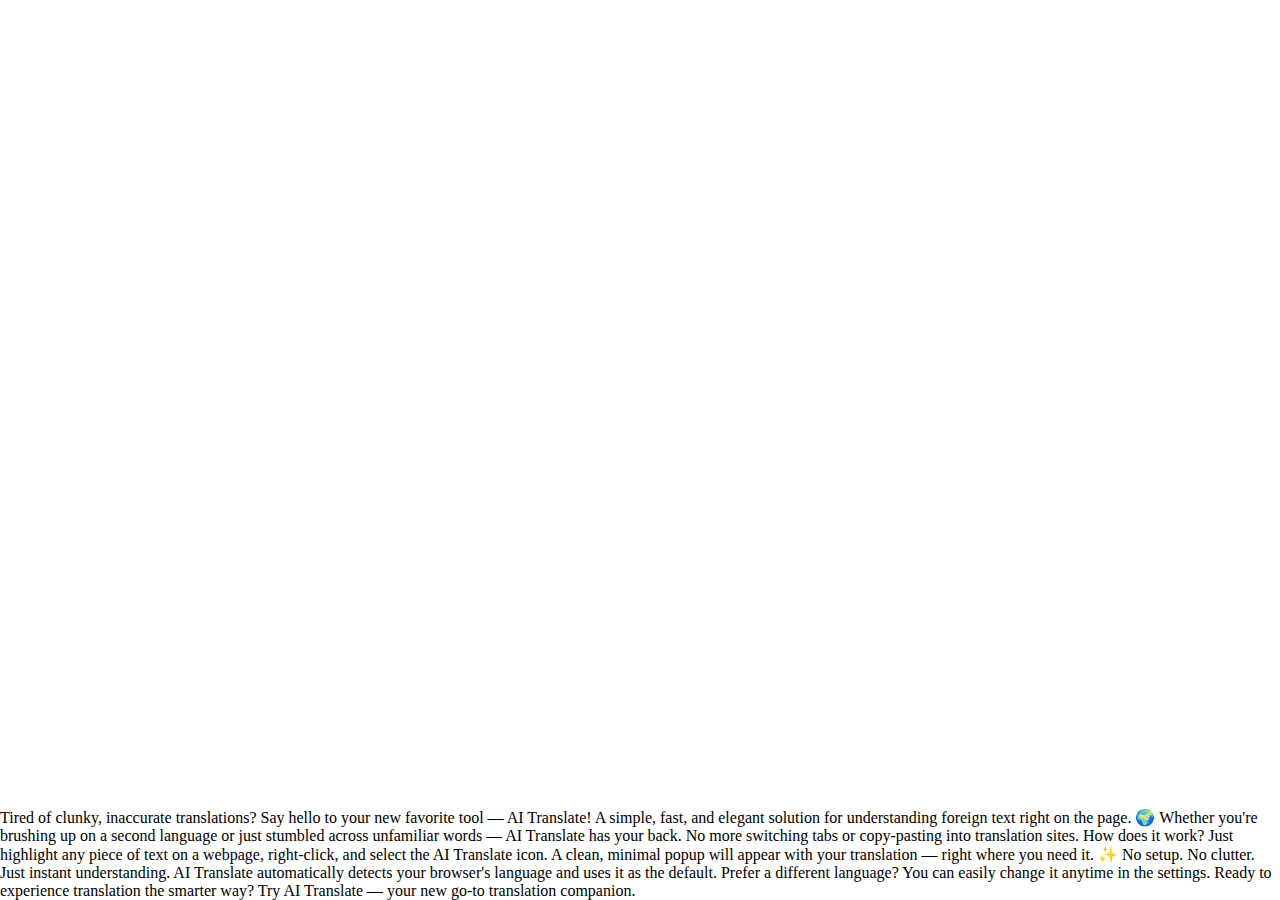
<file: html/index.html>
<!DOCTYPE html>
<html lang="ru">
<head>
  <meta charset="UTF-8" />
  <meta name="viewport" content="width=device-width, initial-scale=1.0" />
  <title>AI Translation</title>
  <link rel="stylesheet" href="../styles/window.css" />
  <link rel="stylesheet" href="../styles/popup.css" />
  <link href="https://fonts.googleapis.com/css2?family=Inter:wght@400;600&display=swap" rel="stylesheet">
</head>
<body>
  <div class="something_1">
    Tired of clunky, inaccurate translations? Say hello to your new favorite tool — AI Translate!
    A simple, fast, and elegant solution for understanding foreign text right on the page.

    🌍 Whether you're brushing up on a second language or just stumbled across unfamiliar words — AI Translate has your back. No more switching tabs or copy-pasting into translation sites.

    How does it work?
    Just highlight any piece of text on a webpage, right-click, and select the AI Translate icon. A clean, minimal popup will appear with your translation — right where you need it.

    ✨ No setup. No clutter. Just instant understanding.
    AI Translate automatically detects your browser's language and uses it as the default. Prefer a different language? You can easily change it anytime in the settings.

    Ready to experience translation the smarter way?
    Try AI Translate — your new go-to translation companion.
  </div>
  <!-- <div class="something_3">
    Привет, дружище! Как ты, как твоя семья, как работа? Очень рад тебя видеть опять, спустя столько лет
  </div>
  <div class="something_4">
    Привет, дружище! Как ты, как твоя семья, как работа? Очень рад тебя видеть опять, спустя столько лет
  </div> -->
  
  <div id="translation_window" class="window">
    <div class="window-header">
      <div class="icon-name-holder">
        <img class="window-img" src="../icons/another_small_logo (1).png">
        <span class="window-title">AI Translate</span>
      </div>    
      <button class="copy-btn" id="copy_btn" onclick="copyText()">
        <img class="copy-logo" id="copy_logo" src="../icons/icon_copy_black.png">
        <img class="checkmark-logo" id="checkmark_logo" src="../icons/checkmark_black.png">
        <p class="btn-text" id="btn_text"> Copy</p>
      </button>
    </div>
    <div class="window-content" id="window_content">
      <img class="error-img" id="error_img" src="../icons/error.png">
      Translating
    </div>
  </div>

  <div id="hidden_holder">
    <div id="hidden_headers">
        <img id="hidden_img" class="window-img" src="../icons/another_small_logo (1).png">
        <span id="hidden_title" class="window-title">AI Translate</span>
    </div>
    <div id="hidden_text_container"></div>
  </div>


  <!-- <div class="container">
    <div class="child-object"></div>
  </div> -->

  <!-- <div id="translation-popup" class="popup">
    <div class="popup-header">
      <img class="app-logo" src="../icons/logo_6.png">
    </div>
    <div class="language-selector">
      <select id="language_dropdown">
        <option value="" disabled>Select your language</option>
      </select>
    </div>
    <button id="change_btn" class="change-lang-btn" onclick="changeLanguage()">Change Language</button>
    <div id="status_change" class="status""></div>
  </div> -->
  

  <script src="../js/content.js"></script>
</body>
</html>
</file>
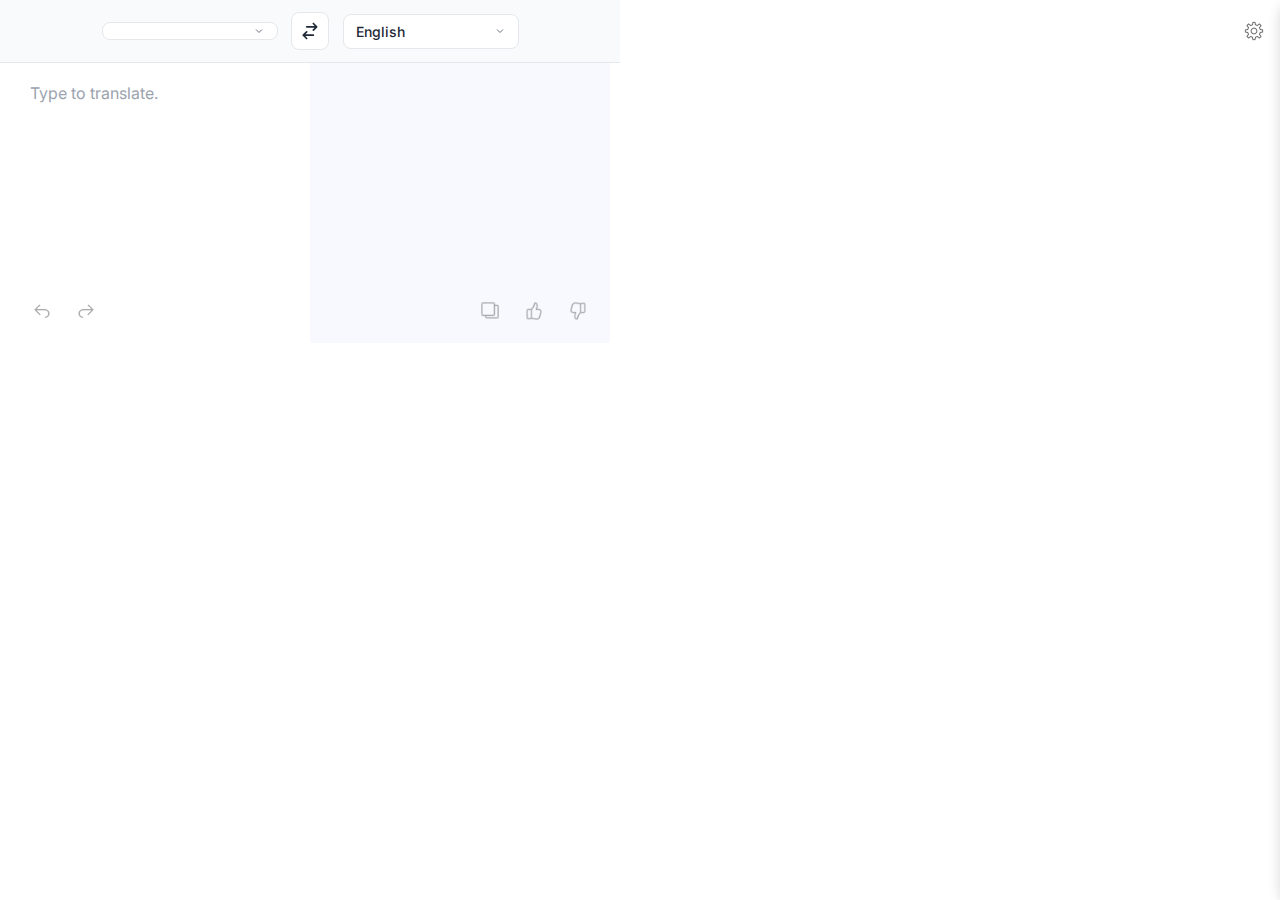
<file: html/_new.html>
<!doctype html>
<html lang="ru">
    <head>
        <meta charset="UTF-8" />
        <meta name="viewport" content="width=device-width, initial-scale=1.0" />
        <title>AI Translate</title>

        <link
            href="https://fonts.googleapis.com/css2?family=Inter:wght@400;500;600;700&display=swap"
            rel="stylesheet"
        />
        <link rel="stylesheet" href="../styles/new_popup.css" />
    </head>
    <body>
        <div id="holder" class="holder" style="height: 100%">
            <div id="settings" class="settings-btn">
                <img src="../icons/settings.png" alt="Settings" />
            </div>

            <div class="lang-selector">
                <div class="lang-box">
                    <div id="source" class="lang-select">
                        <div id="source_lang" class="lang" value=""></div>
                        <div id="source_arrow" class="arrow"></div>
                    </div>
                </div>

                <div id="switcher" class="switch-lang">
                    <svg
                        xmlns="http://www.w3.org/2000/svg"
                        fill="none"
                        viewBox="0 0 24 24"
                        stroke="currentColor"
                    >
                        <path
                            stroke-linecap="round"
                            stroke-linejoin="round"
                            stroke-width="2"
                            d="M8 7h12m0 0l-4-4m4 4l-4 4m0 6H4m0 0l4 4m-4-4l4-4"
                        />
                    </svg>
                </div>

                <div class="lang-box">
                    <div id="target" class="lang-select">
                        <div id="target_lang" class="lang" value="">
                            English
                        </div>
                        <div id="target_arrow" class="arrow"></div>
                    </div>
                </div>

                <div id="source_lang_list" class="language-list"></div>
                <div id="target_lang_list" class="language-list"></div>
            </div>

            <!-- Main translation area -->
            <div class="main">
                <div id="right_area" class="textarea-container">
                    <textarea
                        id="input"
                        placeholder=""
                        spellcheck="false"
                    ></textarea>
                    <div id="instruction" class="placeholder-text shown">
                        Type to translate.
                    </div>

                    <div class="bottom-bar">
                        <!--<div class="actions">
                            <div class="action-btn" id="input-copy">
                                <img
                                    src="../icons/icon_copy_black.png"
                                    alt="Copy"
                                />
                            </div>
                        </div>-->
                        <div class="actions">
                            <div
                                class="action-btn arrows"
                                id="go_back"
                                style="transform: scaleX(-1)"
                            >
                                <img src="../icons/forward.png" alt="Back" />
                            </div>
                            <div class="action-btn arrows" id="go_forward">
                                <img src="../icons/forward.png" alt="Forward" />
                            </div>
                        </div>
                    </div>
                </div>

                <div id="left_area" class="textarea-container">
                    <textarea
                        id="output"
                        placeholder=""
                        spellcheck="false"
                        readonly="true"
                    ></textarea>
                    <div id="status_msg" class="placeholder-text">
                        Thinking...
                    </div>

                    <div class="bottom-bar" style="background: #f8f9ff">
                        <!--<div class="actions">
                            <div class="action-btn" id="output-copy">
                                <img
                                    src="../icons/icon_copy_black.png"
                                    alt="Copy"
                                />
                            </div>
                        </div>-->
                        <div class="actions" style="margin-left: auto">
                            <div class="action-btn copy" id="output_copy">
                                <img
                                    src="../icons/icon_copy_black.png"
                                    alt="Copy"
                                />
                            </div>
                            <div
                                class="action-btn"
                                id="output-like"
                                value="true"
                            >
                                <img src="../icons/like.png" alt="Like" />
                            </div>
                            <div
                                class="action-btn"
                                id="output-dislike"
                                value="true"
                            >
                                <img
                                    src="../icons/like.png"
                                    style="transform: scaleX(-1) scaleY(-1)"
                                    alt="Dislike"
                                />
                            </div>
                        </div>
                    </div>
                </div>
            </div>
        </div>
        <div id="settings_slide" class="settings-slide">
            <div class="settings-header">
                <button id="back_btn" class="back-btn">
                    <img src="../icons/back.png" />
                </button>
                <div class="slide-title">Settings</div>
            </div>

            <div class="settings-option">
                <span>Enable translation on pages</span>
                <label class="switch">
                    <input type="checkbox" id="context_switch" checked />
                    <span class="slider"></span>
                </label>
            </div>

            <div class="settings-option">
                <span>Target language for page translation</span>
                <div class="lang-box">
                    <div id="settings_target" class="lang-select">
                        <div
                            id="settings_target_lang"
                            class="lang"
                            value=""
                        ></div>
                        <div class="arrow"></div>
                    </div>
                </div>
                <div
                    id="settings_target_lang_list"
                    class="language-list settings"
                ></div>
            </div>

            <div class="settings-actions">
                <div id="status_change" class="status">Settings saved!</div>
                <button id="save_settings" class="save-btn">
                    Save Settings
                </button>
            </div>
        </div>
        <div id="rate_slide" class="rate-slide">
            <div class="settings-header">
                <button id="rate_close_btn" class="back-btn">
                    <img src="../icons/back.png" />
                </button>
                <div class="slide-title">Rate Our Extension</div>
            </div>

            <div class="rate-content">
                <p>
                    We hope you are enjoying the
                    <strong>In-line AI Translator!</strong>
                </p>
                <p>
                    Please take a moment to leave us a rating on the
                    <strong>Chrome Web Store.</strong> Your support helps us
                    improve.
                </p>
                <div class="start-holder">
                    <div id="star_1" class="star">
                        <img src="../icons/star.png" />
                    </div>
                    <div id="star_2" class="star">
                        <img src="../icons/star.png" />
                    </div>
                    <div id="star_3" class="star">
                        <img src="../icons/star.png" />
                    </div>
                    <div id="star_4" class="star">
                        <img src="../icons/star.png" />
                    </div>
                    <div id="star_5" class="star">
                        <img src="../icons/star.png" />
                    </div>
                </div>
            </div>
        </div>
        <script src="../js/popup/new_popup.js"></script>
    </body>
</html>
</file>
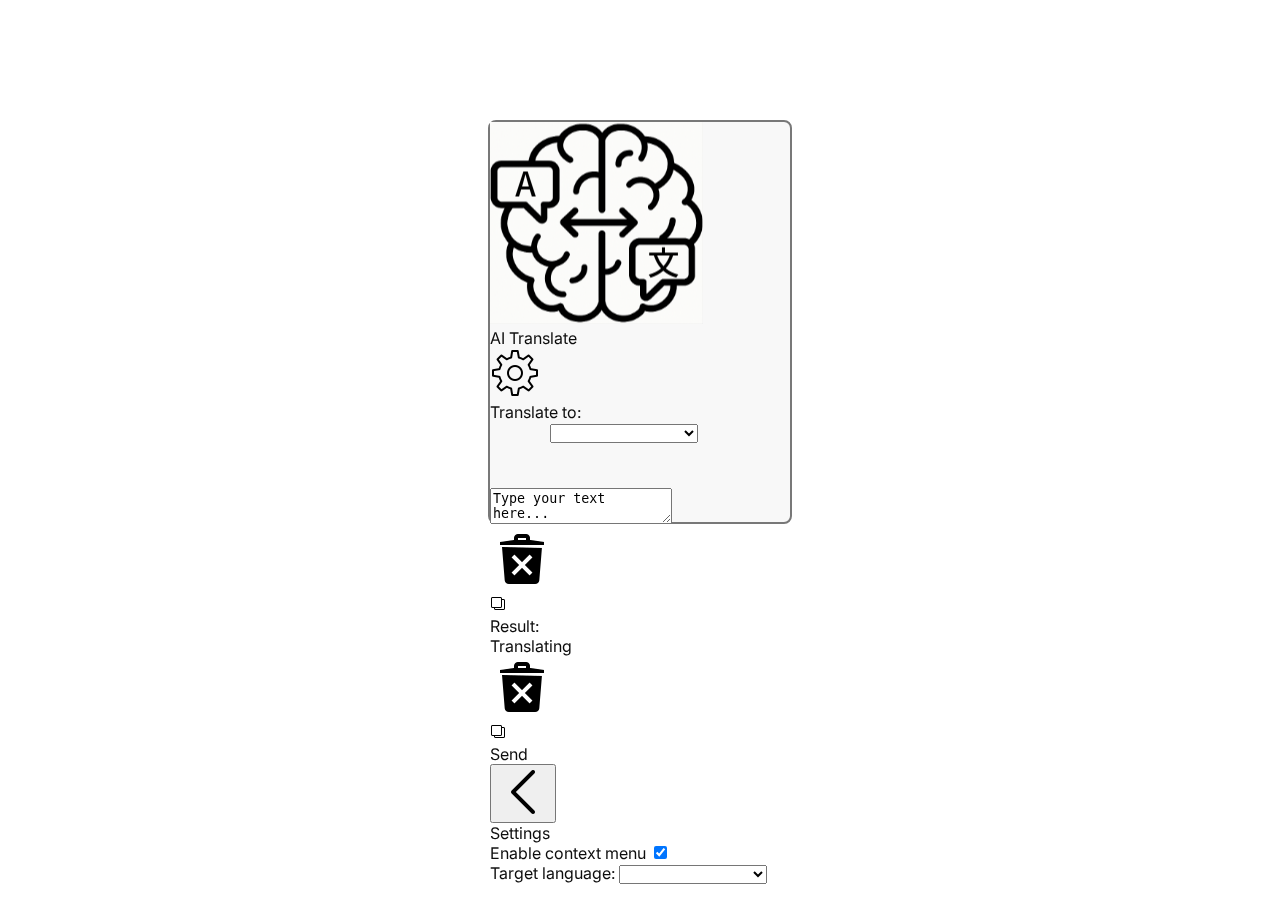
<file: html/popup.html>
<!doctype html>
<html lang="ru">
    <head>
        <meta charset="UTF-8" />
        <meta name="viewport" content="width=device-width, initial-scale=1.0" />
        <link rel="stylesheet" href="../styles/popup.css" />
        <link
            href="https://fonts.googleapis.com/css2?family=Inter:wght@400;600&display=swap"
            rel="stylesheet"
        />
    </head>
    <body>

        <div id="translation-popup" class="popup">
            <div class="main-header">
                <div class="logo-title">
                    <img src="../icons/small_logo.png">
                    <div class="title">AI Translate</div>
                </div>
                <div id="settings" class="settings">
                    <img src="../icons/settings.png"
                </div>
            </div>
        </div>
            <div id="holder" class="holder">
                <div id="secondary-header" class="secondary-header">
                    <div class="header-title">Translate to:</div>
                    <div class="language-selector">
                        <select id="translate_to_dropdown">
                            <option value="" disabled>
                                Select your language
                            </option>
                        </select>
                    </div>
                </div>
                <div class="container">
                    <textarea id="input" class="input placeholder" spellcheck="false">Type your text here...</textarea>
                    <div id="input_delete" class="action-btn delete">
                        <img src="../icons/delete.png" alt="">
                    </div>
                    <div id="input_copy" class="action-btn copy">
                        <img id="input_copy_img" src="../icons/icon_copy_black.png" alt="">
                    </div>
                </div>

                <div class="res">Result:</div>

                <div class="container">
                    <div id="output" class="output">
                        <div id="status_content" class="status-content">
                            <div class="status-message" id="status_message">
                                Translating
                            </div>
                        </div>
                        <div id="output_content" class="output-content"></div>
                    </div>
                    <div id="output_delete" class="action-btn delete">
                        <img src="../icons/delete.png" alt="">
                    </div>
                    <div id="output_copy" class="action-btn copy">
                        <img id="output_copy_img" src="../icons/icon_copy_black.png" alt="">
                    </div>
                </div>
                <div id="send_btn" class="send">Send</div>
            </div>

            <div id="settings_slide" class="settings-slide">
                <div class="settings-header">
                <button id="back_btn" class="back-btn">
                    <img src="../icons/back.png">
                </button>
                <div class="slide-title">Settings</div>
            </div>

            <!--<div class="settings-option">
                <span>Enable inline button</span>
                <label class="switch">
                    <input type="checkbox" id="inline_switch" checked />
                    <span class="slider"></span>
                </label>
            </div>-->

            <div class="settings-option">
                <span>Enable context menu</span>
                <label class="switch">
                    <input type="checkbox" id="context_switch" checked />
                    <span class="slider"></span>
                </label>
            </div>


            <div class="settings-option">
                <label for="language-select">Target language:</label>
                <select id="settings_dropdown">
                    <option value="" disabled>
                        Select your language
                    </option>
                </select>
            </div>

            <div class="settings-actions">
                <div id="status_change" class="status"></div>
                <button id="save_settings" class="save-btn">Save Settings</button>
            </div>
        </div>
        <script src="../js/output.js"></script>
        <script src="../js/translate.js"></script>
        <script src="../js/queue.js"></script>
        <script src="../js/stream.js"></script>
        <script src="../js/request.js"></script>
        <script src="../js/popup/popup.js"></script>
    </body>
</html>
</file>
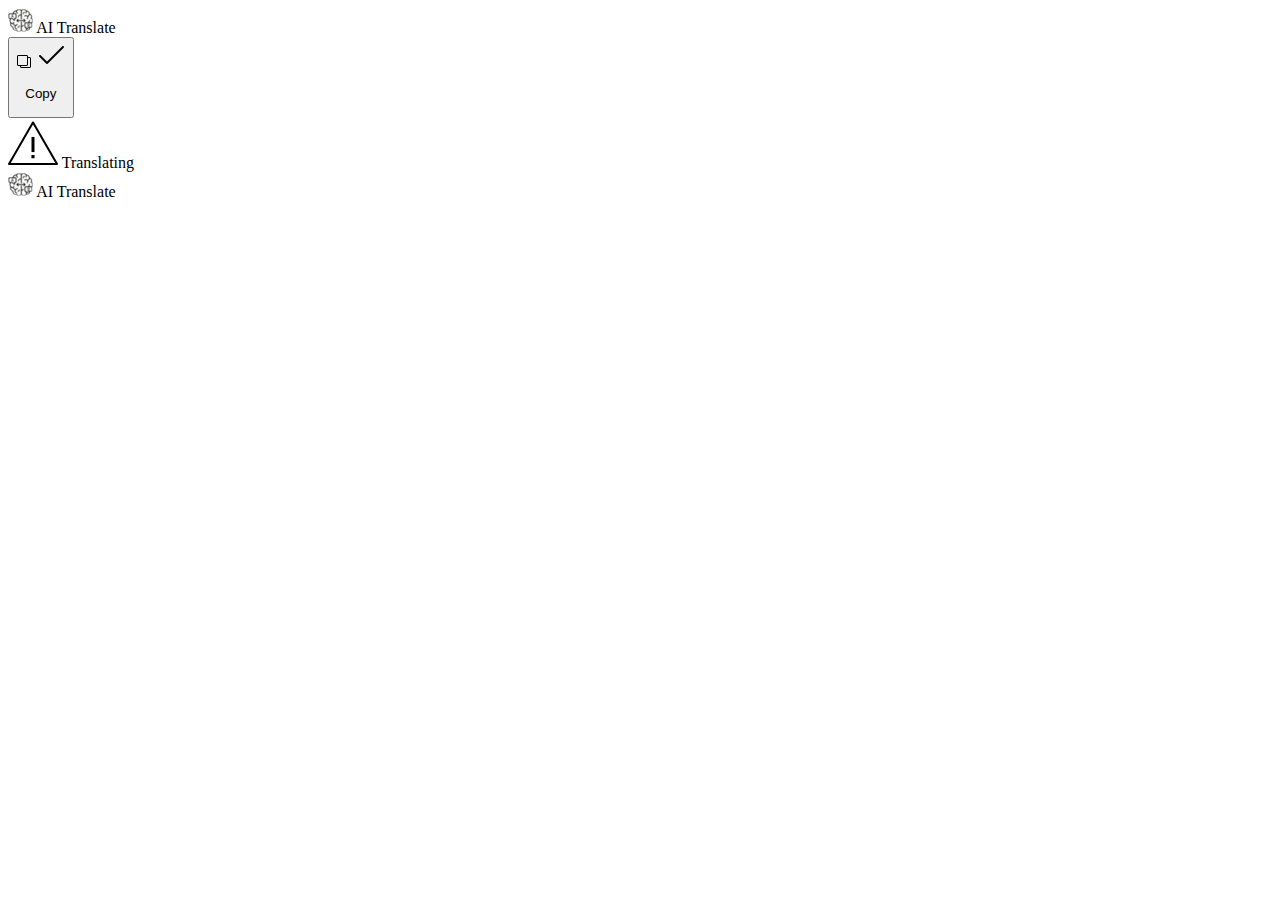
<file: html/popup_old.html>
<!DOCTYPE html>
<html lang="ru">
<head>
  <meta charset="UTF-8" />
  <meta name="viewport" content="width=device-width, initial-scale=1.0" />
  <link rel="stylesheet" href="../styles/popup.css" />
  <link href="https://fonts.googleapis.com/css2?family=Inter:wght@400;600&display=swap" rel="stylesheet">
</head>
<body>
  <div id="translation_window" class="window">
    <div class="window-header">
      <div class="icon-name-holder">
        <img class="window-img" src="../icons/another_small_logo (1).png">
        <span class="window-title">AI Translate</span>
      </div>    
      <button class="copy-btn" id="copy_btn" onclick="copyText()">
        <img class="copy-logo" id="copy_logo" src="../icons/icon_copy_black.png">
        <img class="checkmark-logo" id="checkmark_logo" src="../icons/checkmark_black.png">
        <p class="btn-text" id="btn_text"> Copy</p>
      </button>
    </div>
    <div class="window-content" id="window_content">
      <img class="error-img" id="error_img" src="../icons/error.png">
      Translating
    </div>
  </div>

  <div id="hidden_holder">
    <div id="hidden_headers">
        <img id="hidden_img" class="window-img" src="../icons/another_small_logo (1).png">
        <span id="hidden_title" class="window-title">AI Translate</span>
    </div>
    <div id="hidden_text_container"></div>
  </div>

  <script type="module" src="../js/popup.js"></script>
</body>
</html>
</file>
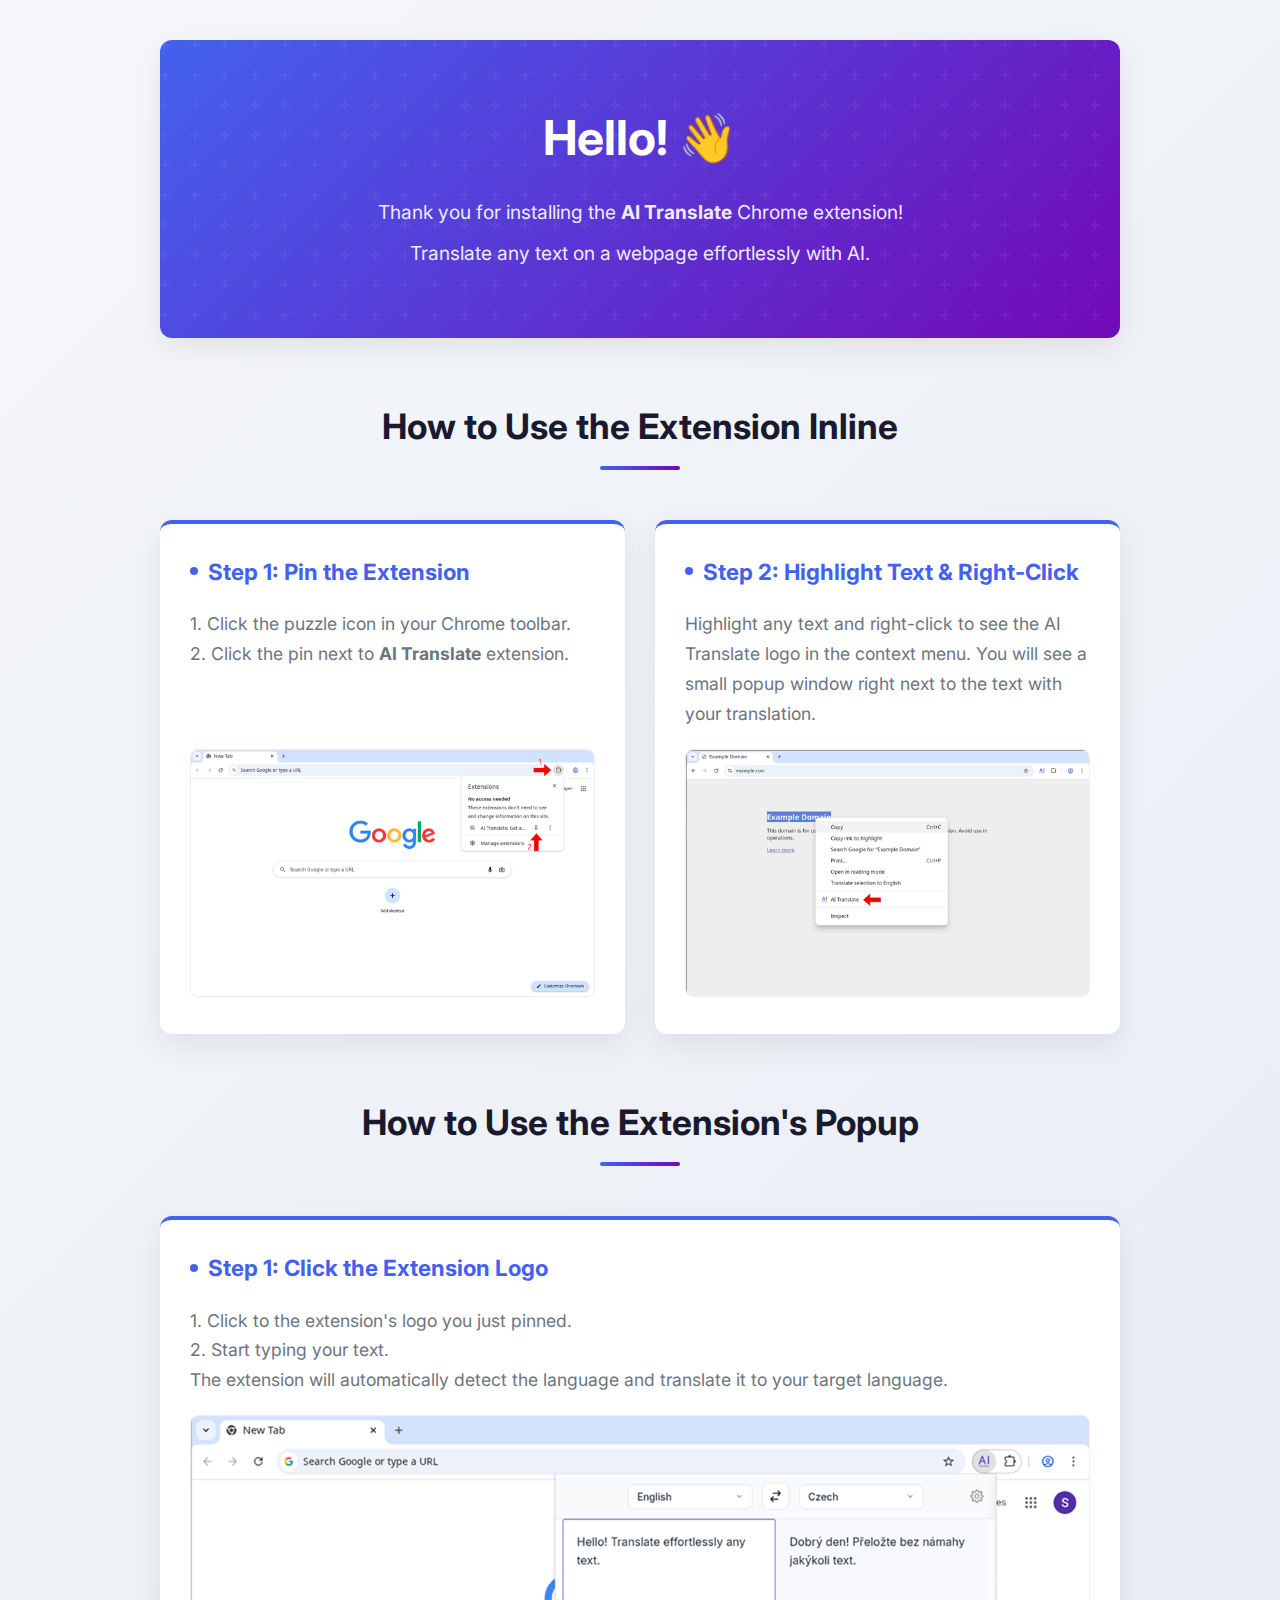
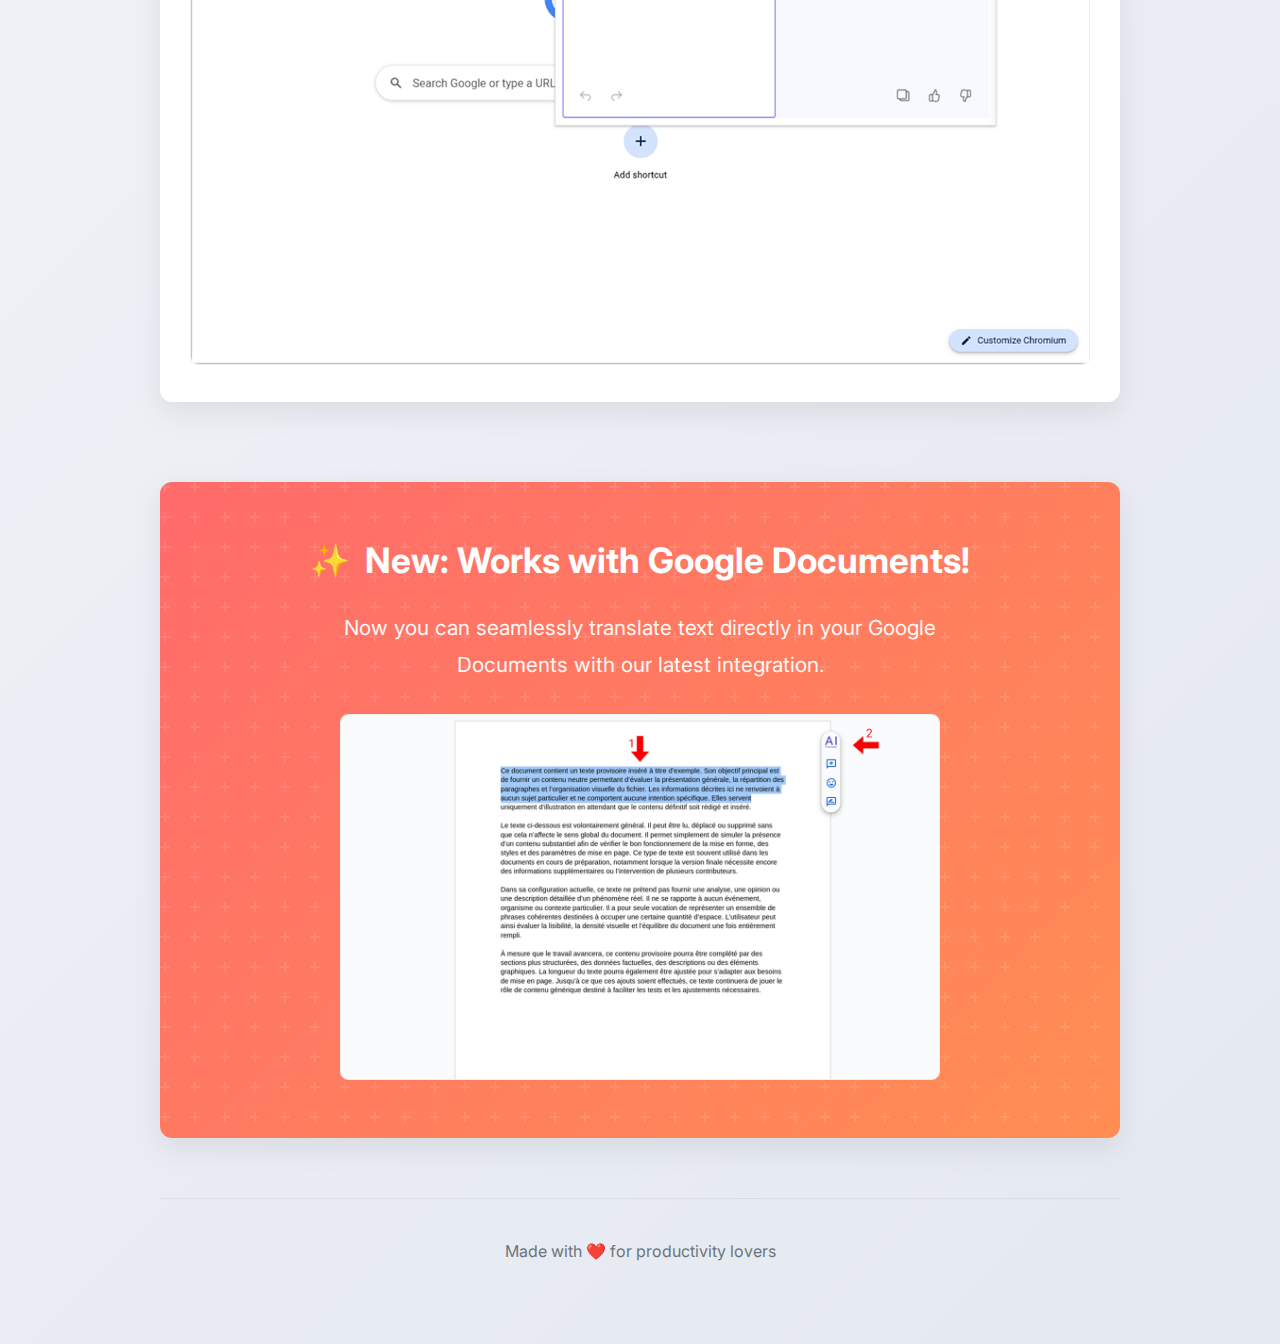
<file: html/welcome.html>
<!doctype html>
<html lang="en">
    <head>
        <meta charset="UTF-8" />
        <meta name="viewport" content="width=device-width, initial-scale=1.0" />
        <title>AI Translate Extension — How to Use</title>

        <!-- Google Fonts -->
        <link rel="preconnect" href="https://fonts.googleapis.com" />
        <link rel="preconnect" href="https://fonts.gstatic.com" crossorigin />
        <link
            href="https://fonts.googleapis.com/css2?family=Inter:wght@300;400;500;600;700&display=swap"
            rel="stylesheet"
        />
        <style>
            :root {
                --primary: #4361ee;
                --primary-light: #4895ef;
                --secondary: #7209b7;
                --dark: #1a1a2e;
                --light: #f8f9fa;
                --gray: #6c757d;
                --success: #4cc9f0;
                --border-radius: 12px;
                --shadow: 0 10px 30px rgba(0, 0, 0, 0.08);
                --transition: all 0.3s ease;
            }

            * {
                margin: 0;
                padding: 0;
                box-sizing: border-box;
            }

            body {
                font-family: "Inter", sans-serif;
                background: linear-gradient(135deg, #f5f7fa 0%, #e4e8f0 100%);
                color: var(--dark);
                line-height: 1.6;
                min-height: 100vh;
            }

            .container {
                max-width: 1000px;
                margin: 0 auto;
                padding: 40px 20px;
            }

            header.greetings {
                text-align: center;
                padding: 60px 40px;
                background: linear-gradient(
                    135deg,
                    var(--primary) 0%,
                    var(--secondary) 100%
                );
                color: white;
                border-radius: var(--border-radius);
                margin-bottom: 60px;
                box-shadow: var(--shadow);
                position: relative;
                overflow: hidden;
            }

            header.greetings::before {
                content: "";
                position: absolute;
                top: 0;
                left: 0;
                right: 0;
                bottom: 0;
                background: url("data:image/svg+xml,%3Csvg width='60' height='60' viewBox='0 0 60 60' xmlns='http://www.w3.org/2000/svg'%3E%3Cg fill='none' fill-rule='evenodd'%3E%3Cg fill='%23ffffff' fill-opacity='0.05'%3E%3Cpath d='M36 34v-4h-2v4h-4v2h4v4h2v-4h4v-2h-4zm0-30V0h-2v4h-4v2h4v4h2V6h4V4h-4zM6 34v-4H4v4H0v2h4v4h2v-4h4v-2H6zM6 4V0H4v4H0v2h4v4h2V6h4V4H6z'/%3E%3C/g%3E%3C/g%3E%3C/svg%3E");
            }

            header.greetings h1 {
                font-size: 3rem;
                font-weight: 700;
                margin-bottom: 20px;
                position: relative;
            }

            header.greetings p {
                font-size: 1.2rem;
                margin: 10px 0;
                opacity: 0.9;
                max-width: 600px;
                margin-left: auto;
                margin-right: auto;
            }

            .how-to {
                margin-top: 40px;
            }

            .how-to h2 {
                text-align: center;
                font-size: 2.2rem;
                margin-bottom: 50px;
                position: relative;
                padding-bottom: 15px;
            }

            .how-to h2::after {
                content: "";
                position: absolute;
                bottom: 0;
                left: 50%;
                transform: translateX(-50%);
                width: 80px;
                height: 4px;
                background: linear-gradient(
                    to right,
                    var(--primary),
                    var(--secondary)
                );
                border-radius: 2px;
            }

            .steps-container {
                display: grid;
                grid-template-columns: repeat(auto-fit, minmax(300px, 1fr));
                gap: 30px;
                margin-bottom: 60px;
            }

            .step {
                display: flex;
                flex-direction: column;
                background: white;
                padding: 30px;
                border-radius: var(--border-radius);
                box-shadow: var(--shadow);
                transition: var(--transition);
                position: relative;
                overflow: hidden;
                border-top: 4px solid var(--primary);
            }

            .step:hover {
                transform: translateY(-5px);
                box-shadow: 0 15px 35px rgba(0, 0, 0, 0.1);
            }

            .step h3 {
                margin-top: 0;
                color: var(--primary);
                font-size: 1.4rem;
                margin-bottom: 20px;
                display: flex;
                align-items: center;
            }

            .step h3::before {
                content: "";
                display: inline-block;
                width: 8px;
                height: 8px;
                border-radius: 50%;
                background: var(--primary);
                margin-right: 10px;
            }

            .step p {
                margin-bottom: 20px;
                color: var(--gray);
                font-size: 1.1rem;
                line-height: 1.7;
            }

            .screenshot-container {
                margin-top: auto;
                position: relative;
                /*margin-top: 20px;*/
            }

            .screenshot {
                max-width: 100%;
                border-radius: 8px;
                border: 1px solid #eee;
                transition: var(--transition);
                cursor: pointer;
            }

            .screenshot:hover {
                transform: scale(1.02);
                box-shadow: 0 8px 25px rgba(0, 0, 0, 0.15);
            }

            /* Modal styles for screenshot zoom */
            .modal {
                display: none;
                position: fixed;
                z-index: 1000;
                left: 0;
                top: 0;
                width: 100%;
                height: 100%;
                background-color: rgba(0, 0, 0, 0.9);
                backdrop-filter: blur(5px);
            }

            .modal-content {
                margin: auto;
                display: block;
                max-width: 90%;
                max-height: 90%;
                margin-top: 2%;
                border-radius: 8px;
                box-shadow: 0 0 40px rgba(0, 0, 0, 0.5);
            }

            .close {
                position: absolute;
                top: 20px;
                right: 35px;
                color: white;
                font-size: 40px;
                font-weight: bold;
                cursor: pointer;
                transition: var(--transition);
            }

            .close:hover {
                color: var(--primary-light);
            }

            .feature-section {
                margin-top: 80px;
            }

            .feature-highlight {
                background: linear-gradient(135deg, #ff6b6b 0%, #ff8e53 100%);
                color: white;
                padding: 50px 40px;
                border-radius: var(--border-radius);
                text-align: center;
                margin-top: 40px;
                box-shadow: var(--shadow);
                position: relative;
                overflow: hidden;
            }

            .feature-highlight::before {
                content: "";
                position: absolute;
                top: 0;
                left: 0;
                right: 0;
                bottom: 0;
                background: url("data:image/svg+xml,%3Csvg width='60' height='60' viewBox='0 0 60 60' xmlns='http://www.w3.org/2000/svg'%3E%3Cg fill='none' fill-rule='evenodd'%3E%3Cg fill='%23ffffff' fill-opacity='0.1'%3E%3Cpath d='M36 34v-4h-2v4h-4v2h4v4h2v-4h4v-2h-4zm0-30V0h-2v4h-4v2h4v4h2V6h4V4h-4zM6 34v-4H4v4H0v2h4v4h2v-4h4v-2H6zM6 4V0H4v4H0v2h4v4h2V6h4V4H6z'/%3E%3C/g%3E%3C/g%3E%3C/svg%3E");
            }

            .feature-highlight .content {
                position: relative;
                z-index: 2;
            }

            .feature-highlight h3 {
                font-size: 2.2rem;
                margin-bottom: 20px;
                display: flex;
                align-items: center;
                justify-content: center;
                gap: 15px;
            }

            .feature-highlight h3::before {
                content: "✨";
                font-size: 2rem;
            }

            .feature-highlight p {
                font-size: 1.3rem;
                max-width: 700px;
                margin: 0 auto;
                line-height: 1.8;
                opacity: 0.95;
            }

            .feature-steps {
                display: grid;
                grid-template-columns: repeat(auto-fit, minmax(300px, 1fr));
                gap: 30px;
                margin-top: 40px;
            }

            .feature-step {
                background: rgba(255, 255, 255, 0.15);
                backdrop-filter: blur(10px);
                padding: 25px;
                border-radius: var(--border-radius);
                border: 1px solid rgba(255, 255, 255, 0.2);
            }

            .feature-step h4 {
                font-size: 1.3rem;
                margin-bottom: 15px;
                display: flex;
                align-items: center;
                gap: 10px;
            }

            .feature-step p {
                font-size: 1.1rem;
                opacity: 0.9;
                text-align: left;
            }

            footer {
                text-align: center;
                padding: 40px 20px;
                margin-top: 60px;
                color: var(--gray);
                border-top: 1px solid rgba(0, 0, 0, 0.05);
            }

            footer p {
                font-size: 1rem;
                display: flex;
                align-items: center;
                justify-content: center;
            }

            @media (max-width: 768px) {
                .container {
                    padding: 20px 15px;
                }

                header.greetings {
                    padding: 40px 20px;
                }

                header.greetings h1 {
                    font-size: 2.2rem;
                }

                .steps-container {
                    grid-template-columns: 1fr;
                }

                .step p {
                    font-size: 1rem;
                }

                .feature-highlight {
                    padding: 30px 20px;
                }

                .feature-highlight h3 {
                    font-size: 1.8rem;
                }

                .feature-highlight p {
                    font-size: 1.1rem;
                }
            }
        </style>
    </head>
    <body>
        <div class="container">
            <header class="greetings">
                <h1>Hello! 👋</h1>
                <p>
                    Thank you for installing the
                    <strong>AI Translate</strong> Chrome extension!
                </p>
                <p>Translate any text on a webpage effortlessly with AI.</p>
            </header>

            <section class="how-to">
                <h2>How to Use the Extension Inline</h2>

                <div class="steps-container">
                    <div class="step">
                        <h3>Step 1: Pin the Extension</h3>
                        <p>
                            1. Click the puzzle icon in your Chrome toolbar.<br />
                            2. Click the pin next to
                            <strong>AI Translate</strong> extension.
                        </p>
                        <div class="screenshot-container">
                            <img
                                src="../icons/screenshot_1.png"
                                alt="How to Pin the Extension"
                                class="screenshot"
                                data-screenshot="1"
                            />
                        </div>
                    </div>

                    <div class="step">
                        <h3>Step 2: Highlight Text & Right-Click</h3>
                        <p>
                            Highlight any text and right-click to see the AI
                            Translate logo in the context menu. You will see a
                            small popup window right next to the text with your
                            translation.
                        </p>
                        <div class="screenshot-container">
                            <img
                                src="../icons/screenshot_2.png"
                                alt="Using the AI Translate Extension"
                                class="screenshot"
                                data-screenshot="2"
                            />
                        </div>
                    </div>
                </div>

                <h2>How to Use the Extension's Popup</h2>

                <div class="steps-container">
                    <div class="step">
                        <h3>Step 1: Click the Extension Logo</h3>
                        <p>
                            1. Click to the extension's logo you just pinned.<br />
                            2. Start typing your text.<br />
                            The extension will automatically detect the language
                            and translate it to your target language.
                        </p>
                        <div class="screenshot-container">
                            <img
                                src="../icons/screenshot_3.png"
                                alt="Using the AI Translate Extension Popup"
                                class="screenshot"
                                data-screenshot="3"
                            />
                        </div>
                    </div>
                </div>
            </section>

            <section class="feature-section">
                <div class="feature-highlight">
                    <div class="content">
                        <h3>New: Works with Google Documents!</h3>
                        <p>
                            Now you can seamlessly translate text directly in
                            your Google Documents with our latest integration.
                        </p>

                        <div style="margin-top: 30px">
                            <img
                                src="../icons/screenshot_4.png"
                                alt="Using the AI Translate Extension with Google Documents"
                                class="screenshot"
                                data-screenshot="4"
                                style="max-width: 600px; cursor: pointer"
                            />
                        </div>
                    </div>
                </div>
            </section>

            <footer>
                <p>Made with ❤️ for productivity lovers</p>
            </footer>
        </div>

        <!-- Modal for screenshot zoom -->
        <div id="screenshotModal" class="modal">
            <span class="close" id="closeModal">&times;</span>
            <img class="modal-content" id="modalImage" />
        </div>

        <script src="../js/popup/welcome.js"></script>
    </body>
</html>
</file>
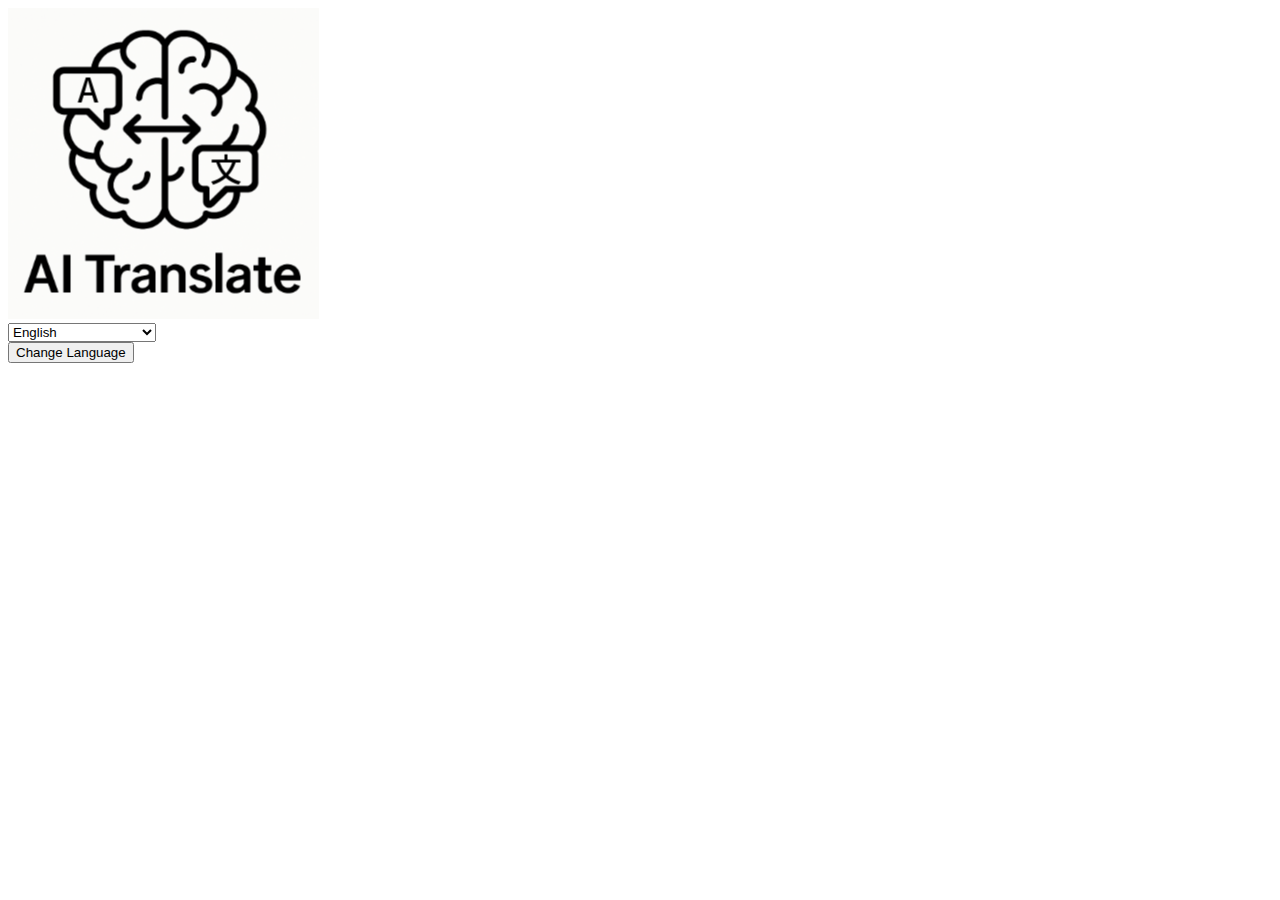
<file: html/window.html>
<!DOCTYPE html>
<html lang="ru">
<head>
  <meta charset="UTF-8" />
  <meta name="viewport" content="width=device-width, initial-scale=1.0" />
  <link rel="stylesheet" href="../styles/window.css" />
  <link href="https://fonts.googleapis.com/css2?family=Inter:wght@400;600&display=swap" rel="stylesheet">
</head>
<body>

  <div class="container">
    <div class="child-object"></div>
  </div>

  <div id="translation-popup" class="popup">
    <div class="popup-header">
      <img class="app-logo" src="../icons/logo_6.png">
    </div>
    <div class="language-selector">
      <select id="language_dropdown">
        <option value="" disabled>Select your language</option>
      </select>
    </div>
    <button id="change_btn" class="change-lang-btn">Change Language</button>
    <div id="status_change" class="status"></div>
  </div>
  

  <script src="../js/window.js"></script> 
</body>
</html>
</file>
<file: styles/window.css>
.window {
    display: none;
    position: fixed;
    width: 400px;
    max-height: 100vh; 
    background-color: #f8f8f8;
    color: rgb(13, 13, 13);
    border: 2px solid #787878;
    border-radius: 8px;
    z-index: 9999;
    max-width: 95%;
    flex-direction: column; 
}

.window-header {
    display: flex;
    height: 25px;
    justify-content: space-between;
    align-items: center;
    padding: 1% 4%;
    background-color: #c6c6c6;
    color: #0d0d0d;
    border-bottom: 2px solid #acacac;

    border-top-left-radius: 8px;
    border-top-right-radius: 8px;

    flex-shrink: 0;
}

.icon-name-holder {
    display: flex;
    align-items: center;
    gap: 8px;
}

.window-title {
    font-family: 'Inter', sans-serif;
    font-size: 18px;
    font-weight: 600;
}

.copy-btn {
    display: none;
    align-items: center;
    justify-content: center;
    gap: 3px;

    background-color: #c6c6c6;
    border: none;
    padding: 5px 0px 5px 15px;
    cursor: pointer;
    transition: background-color 0.3s;
}

.copy-btn p {
    margin: 0;
    color: #0d0d0d;
    font-size: 12px; 
}

.copy-logo {
    width: 12px;
    height: 12px;
    transform: rotateX(0deg);
}

.checkmark-logo {
    display: none;
    width: 12px;
    height: 12px;
}


.window-content {
    padding: 3% 4%;
    font-family: 'Inter', sans-serif;
    font-size: 16px;
    line-height: 1.5;
    word-wrap: break-word; 
    background: linear-gradient(
        90deg,
        #0d0d0d 0%,
        #c0c0c0 30%,
        #0d0d0d 60%
    );
    background-size: 200%;
    background-clip: text;
    -webkit-background-clip: text;
    color: transparent;
    animation: shimmer 1.8s infinite ease-in-out;
    height: 100%;
}

.window-content::-webkit-scrollbar {
    width: 8px;
}

.window-content::-webkit-scrollbar-thumb {
    background: #888;
}

.window-content::-webkit-scrollbar-track {
    background: #f8f8f8;
}

.error-img {
    display: none;
    width: 17px;
    height: 17px;
    vertical-align: middle;
    margin-right: 8px;
}

.error-img {
    display: none;
    width: 17px;
    height: 17px;
}

@keyframes shimmer {
    0% {
        background-position: -100% 0;
    }
    100% {
        background-position: 100% 0;
    }
}

.window-position {
    position: absolute;
    top: 0;
    left: 0;
}

.something_1 {
    position: absolute;
    bottom: 0;
    left: 0;
}

.something_2 {
    position: absolute;
    top: 0;
    right: 0;
}

.something_3 {
    position: absolute;
    bottom: 0;
    left: 0;
}

.something_4 {
    position: absolute;
    bottom: 0;
    right: 0;
}

#hidden_holder {
    visibility: hidden;
    display: flex;
    position: fixed;
    width: 400px;
    background-color: #f8f8f8;
    color: rgb(13, 13, 13);
    border: 2px solid #787878;
    border-radius: 8px;
    z-index: 9999;
    max-width: 95%;
    flex-direction: column; 
}

#hidden_text_container {
    visibility: hidden;
    padding: 3% 4%;
    font-family: 'Inter', sans-serif;
    font-size: 16px;
    line-height: 1.5;
    word-wrap: break-word; 
}

#hidden_headers {
    visibility: hidden;
    display: flex;
    height: 25px;
    justify-content: space-between;
    align-items: center;
    padding: 1% 4%;
    background-color: #c6c6c6;
    color: #0d0d0d;
    border-bottom: 2px solid #acacac;

    border-top-left-radius: 8px;
    border-top-right-radius: 8px;

    flex-shrink: 0;
}

#hidden_img {
    visibility: hidden;
}

#hidden_title {
    visibility: hidden;
}
</file>
<file: styles/popup.css>
.popup {
    display: block;
    align-items: center;  
    position: fixed;
    top: 120px;
    left: 50%;
    transform: translateX(-50%);
    width: 300px;
    height: 400px;
    background-color: #f8f8f8;
    color: rgb(13, 13, 13); 
    border: 2px solid #787878;
    border-radius:8px;
    font-family: 'Inter', sans-serif;
    z-index: 9999;
    max-width: 95%;
}

/* .popup-header {
    padding-top:25%;
    text-align: center;
} */

.app-logo {
    padding: 10% 25%;
    width: 50%;
}

.language-selector {
    margin: 0 auto 15%;
    width: 60%;
    font-family: 'Inter', sans-serif;
    color: rgb(13, 13, 13); 
}
  
#language-dropdown {
    width: 100%;
    padding: 10px;
    font-size: 14px;
    border-radius: 5px;
    border: 1px solid #ccc;
    cursor: pointer;
    font-family: 'Inter', sans-serif;
    color: rgb(13, 13, 13); 
}

.change-lang-btn {
    opacity: 0;          
    visibility: hidden;   
    transition: opacity 0.5s ease-in-out, visibility 0s 0.5s;
    margin: 0 20%;
    width: 60%;
    height: 12%;
    border: 1px solid #000000;
    border-radius: 8px;
    font-family: 'Inter', sans-serif;
    color: rgb(13, 13, 13); 
    cursor: pointer;
}

.change-lang-btn.visible {
    opacity: 1;            
    visibility: visible;   
    transition: opacity 0.5s ease-in-out;
}

.change-lang-btn:active {
    transform: scale(0.96);
    box-shadow: 0 2px 5px rgba(0, 0, 0, 0.2) inset;
    transition: transform 0.1s ease, box-shadow 0.1s ease;
}

.status {
    padding: 2% 5% 5% 5%;
    opacity: 0;
    visibility: hidden;
    transition: opacity 0.5s ease-in-out, visibility 0s linear 0.5s;
    font-family: 'Inter', sans-serif;
    color: rgb(82, 78, 78);
    font-size: 10px;
    text-align: center;
}
  
.status.visible {
    opacity: 1;
    visibility: visible;
    transition: opacity 0.5s ease-in-out;
}
</file>
<file: styles/new_popup.css>
:root {
    --deepl-bg: #ffffff;
    --deepl-border: #e5e7eb;
    --deepl-text: #1f2937;
    --deepl-text-light: #6b7280;
    --deepl-accent: #4f46e5;
    --deepl-hover: #eef2ff;
}

body {
    margin: 0;
    width: 620px;
    height: 350px;
    font-family: "Inter", system-ui, sans-serif;
    background: var(--deepl-bg);
    color: var(--deepl-text);
    display: flex;
    flex-direction: column;
    overflow: hidden;
}

.settings-btn {
    position: absolute;
    top: 15px;
    right: 10px;
    cursor: pointer;
    padding: 6px;
    border-radius: 6px;
    transition: background 0.2s;
}

.settings-btn:hover {
    background: var(--deepl-hover);
}

.settings-btn img {
    width: 20px;
    height: 20px;
    opacity: 0.7;
}

.lang-selector {
    display: flex;
    align-items: center;
    justify-content: center;
    gap: 14px;
    padding: 12px 16px;
    background: #f9fafb;
    border-bottom: 1px solid var(--deepl-border);
}

.lang-box {
    position: relative;
    width: 175px;
}

.switch-lang {
    flex: 0 0 auto;
}

.language-list {
    display: none;
    position: absolute;
    left: 90px;
    top: 55px;
    max-height: 260px;
    overflow-y: auto;
    background: white;
    border: 1px solid #e5e7eb;
    border-radius: 8px;
    box-shadow: 0 4px 14px rgba(0, 0, 0, 0.12);
    padding: 6px 0;
    z-index: 50;
}

.language-list.shown {
    display: flex;
}

.language-list.settings {
    left: 130px;
    top: 166px;
    max-height: 160px;
}

.list-right,
.list-left {
    padding: 0;
}

.lang-opt {
    display: flex;
    gap: 5px;
    width: 200px;
    padding: 8px 14px;
    font-size: 14px;
    cursor: pointer;
    color: #1f2937;
}

.lang-opt:hover {
    background: var(--deepl-hover);
}

.lang-opt img {
    display: none;
    width: 15px;
    height: 15px;
}

.lang-opt img.shown {
    display: block;
}

.list-left {
    display: block;
}

.lang-select {
    width: 150px;
    padding: 8px 12px;
    font-size: 14px;
    font-weight: 500;
    border: 1px solid var(--deepl-border);
    border-radius: 8px;
    background: white;
    appearance: none;
    cursor: pointer;
    background-image: url("data:image/svg+xml,%3Csvg xmlns='http://www.w3.org/2000/svg' width='12' height='12' viewBox='0 0 24 24' fill='none' stroke='%236b7280' stroke-width='2'%3E%3Cpolyline points='6 9 12 15 18 9'%3E%3C/polyline%3E%3C/svg%3E");
    background-repeat: no-repeat;
    background-position: right 12px center;
    transition:
        background 0.15s,
        border-color 0.15s;
}

.lang-select:active {
    background: #eef2ff;
    border-color: var(--deepl-accent);
}

.lang-select.active {
    background: var(--deepl-hover);
    border-color: var(--deepl-accent);
}

.switch-lang {
    width: 38px;
    height: 38px;
    min-width: 38px;
    min-height: 38px;
    background: white;
    border: 1px solid var(--deepl-border);
    border-radius: 8px;
    display: flex;
    align-items: center;
    justify-content: center;
    cursor: pointer;
    transition:
        background 0.2s,
        border-color 0.2s;
    box-sizing: border-box;
}

.switch-lang svg {
    width: 20px;
    height: 20px;
    pointer-events: none;
}

.switch-lang:hover {
    background: var(--deepl-hover);
    border-color: var(--deepl-accent);
}

/*.switch-lang svg {
    width: 20px;
    height: 20px;
    stroke: #4f46e5;
}*/

/* === Основная область === */
.main {
    flex: 1;
    display: flex;
    /*flex-direction: column;*/
    background: var(--deepl-bg);
    height: 80%;
    padding: 0 10px 10px;
}

.textarea-container {
    flex: 1;
    position: relative;
    display: flex;
    flex-direction: column;
}

/* Убираем настоящую границу */
.textarea-container.focused {
    border: none;
}

/* Рисуем границу поверх */
.textarea-container::after {
    content: "";
    position: absolute;
    top: 0;
    left: 0;
    right: 0;
    bottom: 0;
    border: 1px solid transparent;
    border-radius: 3px;
    pointer-events: none;
}

.textarea-container.focused::after {
    border-color: var(--deepl-accent);
}
textarea {
    flex: 1;
    padding: 20px;
    border: none;
    outline: none;
    resize: none;
    font-family: inherit;
    font-size: 16px;
    line-height: 1.6;
    background: transparent;
}

#input {
    color: var(--deepl-text);
}

#output {
    color: var(--deepl-text);
    background: #f8f9ff; /* лёгкий фон для результата, как у DeepL */
}

.placeholder-text {
    display: none;
    position: absolute;
    top: 20px;
    left: 20px;
    color: #9ca3af;
    pointer-events: none;
    font-size: 16px;
}

.placeholder-text.shown {
    display: block;
}

/* Нижняя панель с кнопками */
.bottom-bar {
    padding: 12px 16px;
    display: flex;
    align-items: center;
    justify-content: space-between;
    /*background: #fafafa;*/
}

.actions {
    display: flex;
    gap: 12px;
}

.action-btn {
    padding: 6px;
    border-radius: 6px;
    transition: background 0.2s;

    pointer-events: none;
    cursor: default;
    opacity: 0.5;
}

.action-btn.available {
    pointer-events: auto;
    cursor: pointer;
    opacity: 1;
}

.action-btn:hover {
    background: var(--deepl-hover);
}

.action-btn img {
    width: 20px;
    height: 20px;
    opacity: 0.65;
}

.action-btn.copied img {
    filter: brightness(0) saturate(100%) invert(35%) sepia(82%) saturate(7498%)
        hue-rotate(243deg) brightness(99%) contrast(101%);
}

/*.action-btn.arrows {
    opacity: 0.5;
    cursor: unset;
}*/

.output-text {
    opacity: 0;
    animation: fadeIn 0.3s forwards;
}

@keyframes fadeIn {
    to {
        opacity: 1;
    }
}
/* === Settings Slide === */
.settings-slide {
    position: absolute;
    top: 0;
    left: 100%;
    width: 100%;
    height: 100%;
    background-color: var(--deepl-bg);
    border-radius: 12px;
    padding: 20px;
    box-sizing: border-box;
    transition: left 0.3s ease-in-out;
    display: flex;
    flex-direction: column;
    gap: 16px;
    box-shadow: 0 4px 14px rgba(0, 0, 0, 0.08);
}

.settings-slide.active {
    left: 0;
}

/* Header */
.settings-header {
    display: flex;
    align-items: center;
    gap: 12px;
}

.back-btn {
    background: none;
    border: none;
    cursor: pointer;
    padding: 4px;
    display: flex;
    align-items: center;
    justify-content: center;
}

.back-btn img {
    width: 20px;
    height: 20px;
}

.slide-title {
    font-weight: 600;
    font-size: 18px;
    color: var(--deepl-text);
}

/* Options */
.settings-option {
    display: flex;
    justify-content: space-between;
    align-items: center;
    gap: 12px;
    padding: 8px 0;
}

.settings-option span,
.settings-option label {
    font-size: 14px;
    color: var(--deepl-text);
}

/* Select */
.settings-option select {
    padding: 6px 12px;
    border-radius: 8px;
    border: 1px solid var(--deepl-border);
    font-size: 14px;
    background-color: #f9fafb;
    cursor: pointer;
    transition: all 0.2s;
}

.settings-option select:hover {
    border-color: var(--deepl-accent);
}

/* Switch */
.switch {
    position: relative;
    display: inline-block;
    width: 44px;
    height: 24px;
}

.switch input {
    opacity: 0;
    width: 0;
    height: 0;
}

.slider {
    position: absolute;
    cursor: pointer;
    top: 0;
    left: 0;
    right: 0;
    bottom: 0;
    background-color: #e5e7eb;
    border-radius: 24px;
    transition: all 0.3s;
}

.slider::before {
    content: "";
    position: absolute;
    height: 18px;
    width: 18px;
    left: 3px;
    bottom: 3px;
    background-color: white;
    border-radius: 50%;
    transition: transform 0.3s;
}

input:checked + .slider {
    background-color: var(--deepl-accent);
}

input:checked + .slider::before {
    transform: translateX(20px);
}

/* Save Button */
.settings-actions {
    margin-top: auto;
}

.save-btn {
    width: 100%;
    height: 36px;
    border-radius: 10px;
    border: none;
    background-color: var(--deepl-accent);
    color: #ffffff;
    font-weight: 500;
    cursor: pointer;
    transition: all 0.2s;
}

.save-btn:hover {
    background-color: #4338ca;
}

.status {
    color: var(--deepl-text);
    font-size: 14px;
    font-weight: 400;
    text-align: center;
    opacity: 0;
    transition: opacity 1s;
    margin-bottom: 10px;
}

.status.shown {
    opacity: 1;
}

.rate-slide {
    position: absolute;
    top: 0;
    left: 100%; /* Initially off-screen to the right */
    width: 100%;
    height: 100%;
    background-color: var(--deepl-bg);
    border-radius: 12px;
    padding: 20px;
    box-sizing: border-box;
    transition: left 0.3s ease-in-out;
    display: flex;
    flex-direction: column;
    gap: 16px;
    box-shadow: 0 4px 14px rgba(0, 0, 0, 0.08);
    z-index: 100; /* Ensure it's above other elements */
}

.rate-slide.active {
    left: 0; /* Slide in */
}

.rate-content {
    flex-grow: 1;
    display: flex;
    flex-direction: column;
    align-items: center;
    justify-content: center;
    text-align: center;
    gap: 20px;
    padding: 20px;
}

.rate-content p {
    font-size: 16px;
    line-height: 1.5;
    color: var(--deepl-text);
    margin: 0;
}

.rate-button {
    width: 200px;
    margin-top: 10px;
}

.start-holder {
    display: flex;
    align-items: center;
}

.start-holder img {
    opacity: 0.5;
    width: 45px;
    height: 45px;
    cursor: pointer;
    transition: opacity 0.3s;
}

.start-holder img.active {
    opacity: 1;
}
</file>
